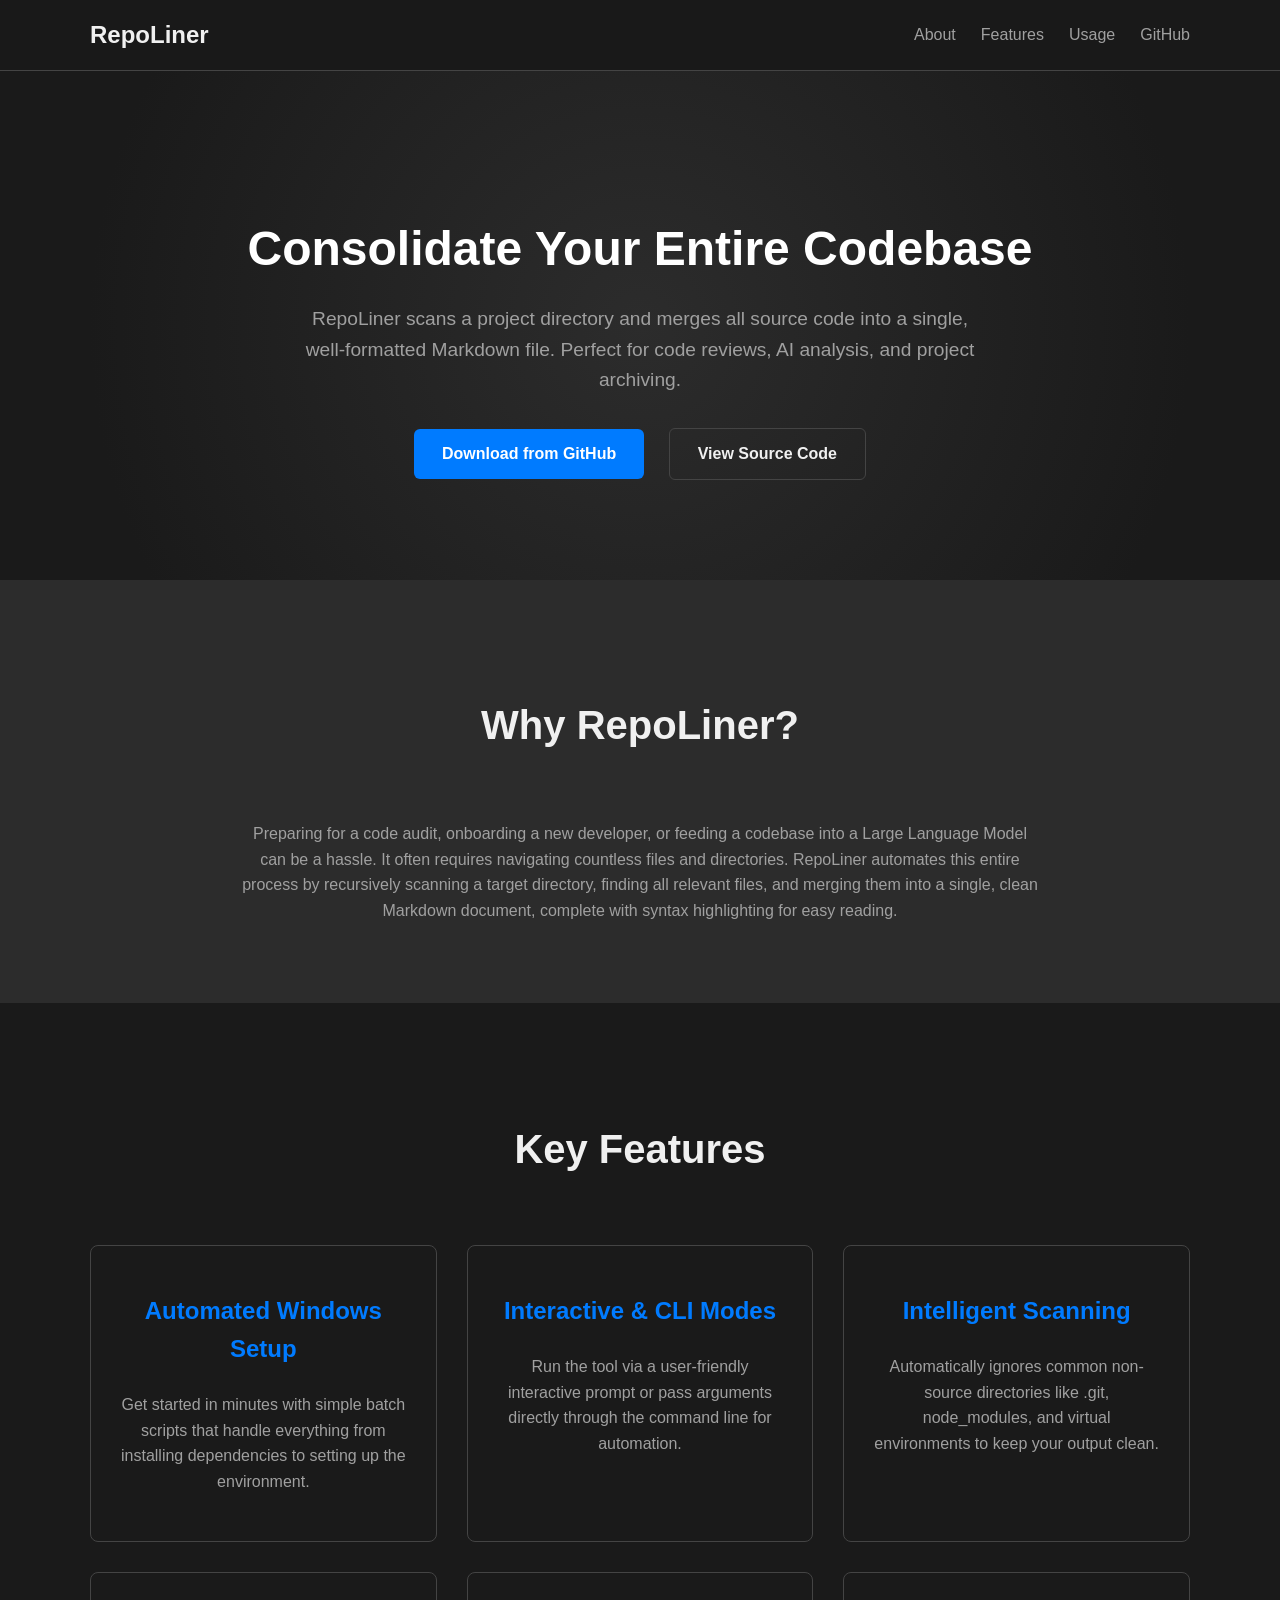
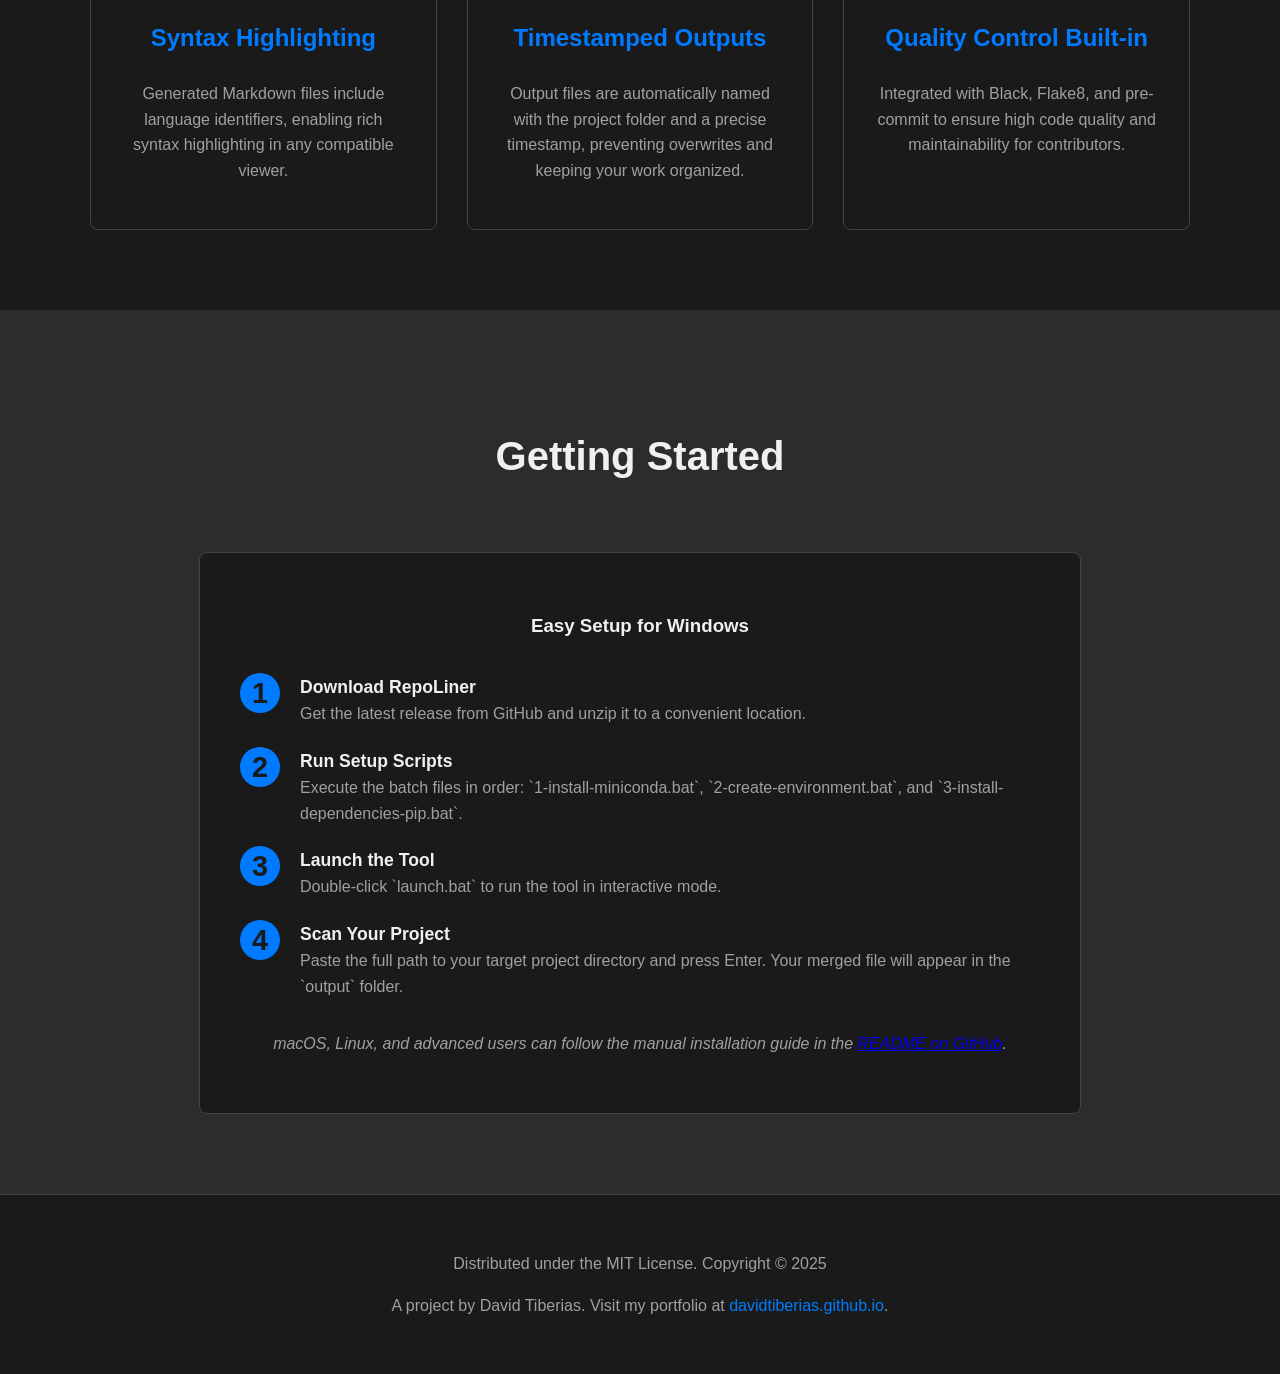
<file: index.html>
<!DOCTYPE html>
<html lang="en">

<head>
    <meta charset="UTF-8">
    <meta name="viewport" content="width=device-width, initial-scale=1.0">
    <title>RepoLiner - Consolidate Your Codebase</title>
    <style>
        :root {
            --primary-color: #007bff;
            --primary-hover: #0056b3;
            --dark-bg: #1a1a1a;
            --light-bg: #2c2c2c;
            --text-color: #f0f0f0;
            --text-muted: #a0a0a0;
            --border-color: #444;
        }

        body {
            font-family: -apple-system, BlinkMacSystemFont, "Segoe UI", Roboto, Helvetica, Arial, sans-serif;
            margin: 0;
            background-color: var(--dark-bg);
            color: var(--text-color);
            line-height: 1.6;
            scroll-behavior: smooth;
        }

        .container {
            max-width: 1100px;
            margin: 0 auto;
            padding: 0 20px;
        }

        /* Header & Navigation */
        .header {
            background-color: rgba(26, 26, 26, 0.85);
            backdrop-filter: blur(10px);
            padding: 1rem 0;
            position: sticky;
            top: 0;
            width: 100%;
            z-index: 1000;
            border-bottom: 1px solid var(--border-color);
        }

        .navbar {
            display: flex;
            justify-content: space-between;
            align-items: center;
            container
        }

        .nav-logo {
            font-size: 1.5rem;
            font-weight: bold;
            color: var(--text-color);
            text-decoration: none;
        }

        .nav-links {
            list-style: none;
            display: flex;
            margin: 0;
            padding: 0;
        }

        .nav-links li {
            margin-left: 25px;
        }

        .nav-links a {
            color: var(--text-muted);
            text-decoration: none;
            font-weight: 500;
            transition: color 0.3s ease;
        }

        .nav-links a:hover,
        .nav-links a.active {
            color: var(--primary-color);
        }

        /* Hero Section */
        .hero {
            text-align: center;
            padding: 100px 0;
            background: radial-gradient(circle, var(--light-bg) 0%, var(--dark-bg) 80%);
        }

        .hero h1 {
            font-size: 3rem;
            margin-bottom: 1rem;
            color: #fff;
        }

        .hero p {
            font-size: 1.2rem;
            color: var(--text-muted);
            max-width: 700px;
            margin: 0 auto 2rem auto;
        }

        .cta-buttons .btn {
            display: inline-block;
            padding: 12px 28px;
            margin: 0 10px;
            border-radius: 6px;
            text-decoration: none;
            font-weight: bold;
            transition: all 0.3s ease;
        }

        .btn-primary {
            background-color: var(--primary-color);
            color: #fff;
        }

        .btn-primary:hover {
            background-color: var(--primary-hover);
            transform: translateY(-2px);
        }

        .btn-secondary {
            background-color: transparent;
            color: var(--text-color);
            border: 1px solid var(--border-color);
        }

        .btn-secondary:hover {
            background-color: var(--light-bg);
            border-color: var(--text-muted);
            transform: translateY(-2px);
        }

        /* Sections */
        section {
            padding: 80px 0;
        }

        section:nth-child(even) {
            background-color: var(--light-bg);
        }

        .section-title {
            text-align: center;
            font-size: 2.5rem;
            margin-bottom: 4rem;
        }

        /* Features Section */
        .features-grid {
            display: grid;
            grid-template-columns: repeat(auto-fit, minmax(300px, 1fr));
            gap: 30px;
        }

        .feature-card {
            background-color: var(--dark-bg);
            padding: 30px;
            border-radius: 8px;
            border: 1px solid var(--border-color);
            text-align: center;
        }

        .feature-card h3 {
            font-size: 1.5rem;
            margin-top: 1rem;
            color: var(--primary-color);
        }

        .feature-card p {
            color: var(--text-muted);
        }

        /* Usage Section */
        .usage-steps {
            max-width: 800px;
            margin: 0 auto;
            background-color: var(--dark-bg);
            padding: 40px;
            border-radius: 8px;
            border: 1px solid var(--border-color);
        }

        .usage-steps h3 {
            text-align: center;
            margin-bottom: 2rem;
        }

        .step {
            display: flex;
            align-items: flex-start;
            margin-bottom: 20px;
        }

        .step-number {
            font-size: 1.8rem;
            font-weight: bold;
            color: var(--primary-color);
            margin-right: 20px;
            line-height: 1;
        }

        .step-number span {
            display: block;
            background: var(--primary-color);
            color: var(--dark-bg);
            border-radius: 50%;
            width: 40px;
            height: 40px;
            display: flex;
            align-items: center;
            justify-content: center;
        }

        .step-content strong {
            display: block;
            font-size: 1.1rem;
            color: var(--text-color);
        }

        .step-content p {
            margin: 0;
            color: var(--text-muted);
        }

        .usage-note {
            text-align: center;
            margin-top: 2rem;
            font-style: italic;
            color: var(--text-muted);
        }

        /* Footer */
        .footer {
            background-color: var(--dark-bg);
            color: var(--text-muted);
            text-align: center;
            padding: 40px 0;
            border-top: 1px solid var(--border-color);
        }

        .footer a {
            color: var(--primary-color);
            text-decoration: none;
        }

        .footer a:hover {
            text-decoration: underline;
        }

        /* Responsive Design */
        @media (max-width: 768px) {
            .nav-links {
                display: none;
                /* Simple hiding for mobile, can be replaced with a hamburger menu */
            }

            .hero h1 {
                font-size: 2.5rem;
            }

            .hero p {
                font-size: 1rem;
            }

            .section-title {
                font-size: 2rem;
            }
        }
    </style>
</head>

<body>

    <!-- Header & Navigation -->
    <header class="header">
        <div class="container navbar">
            <a href="#" class="nav-logo">RepoLiner</a>
            <nav>
                <ul class="nav-links">
                    <li><a href="#about">About</a></li>
                    <li><a href="#features">Features</a></li>
                    <li><a href="#usage">Usage</a></li>
                    <li><a href="https://github.com/davidtiberias/RepoLiner" target="_blank">GitHub</a></li>
                </ul>
            </nav>
        </div>
    </header>

    <main>
        <!-- Hero Section -->
        <section class="hero" id="home">
            <div class="container">
                <h1>Consolidate Your Entire Codebase</h1>
                <p>RepoLiner scans a project directory and merges all source code into a single, well-formatted Markdown
                    file. Perfect for code reviews, AI analysis, and project archiving.</p>
                <div class="cta-buttons">
                    <a href="https://github.com/davidtiberias/RepoLiner/releases" class="btn btn-primary"
                        target="_blank">Download from GitHub</a>
                    <a href="https://github.com/davidtiberias/RepoLiner" class="btn btn-secondary" target="_blank">View
                        Source Code</a>
                </div>
            </div>
        </section>

        <!-- About Section -->
        <section id="about">
            <div class="container">
                <h2 class="section-title">Why RepoLiner?</h2>
                <p style="max-width: 800px; margin: 0 auto; text-align: center; color: var(--text-muted);">
                    Preparing for a code audit, onboarding a new developer, or feeding a codebase into a Large Language
                    Model can be a hassle. It often requires navigating countless files and directories. RepoLiner
                    automates this entire process by recursively scanning a target directory, finding all relevant
                    files, and merging them into a single, clean Markdown document, complete with syntax highlighting
                    for easy reading.
                </p>
            </div>
        </section>

        <!-- Key Features Section -->
        <section id="features">
            <div class="container">
                <h2 class="section-title">Key Features</h2>
                <div class="features-grid">
                    <div class="feature-card">
                        <h3>Automated Windows Setup</h3>
                        <p>Get started in minutes with simple batch scripts that handle everything from installing
                            dependencies to setting up the environment.</p>
                    </div>
                    <div class="feature-card">
                        <h3>Interactive & CLI Modes</h3>
                        <p>Run the tool via a user-friendly interactive prompt or pass arguments directly through the
                            command line for automation.</p>
                    </div>
                    <div class="feature-card">
                        <h3>Intelligent Scanning</h3>
                        <p>Automatically ignores common non-source directories like .git, node_modules, and virtual
                            environments to keep your output clean.</p>
                    </div>
                    <div class="feature-card">
                        <h3>Syntax Highlighting</h3>
                        <p>Generated Markdown files include language identifiers, enabling rich syntax highlighting in
                            any compatible viewer.</p>
                    </div>
                    <div class="feature-card">
                        <h3>Timestamped Outputs</h3>
                        <p>Output files are automatically named with the project folder and a precise timestamp,
                            preventing overwrites and keeping your work organized.</p>
                    </div>
                    <div class="feature-card">
                        <h3>Quality Control Built-in</h3>
                        <p>Integrated with Black, Flake8, and pre-commit to ensure high code quality and maintainability
                            for contributors.</p>
                    </div>
                </div>
            </div>
        </section>

        <!-- How to Use Section -->
        <section id="usage">
            <div class="container">
                <h2 class="section-title">Getting Started</h2>
                <div class="usage-steps">
                    <h3>Easy Setup for Windows</h3>
                    <div class="step">
                        <div class="step-number"><span>1</span></div>
                        <div class="step-content">
                            <strong>Download RepoLiner</strong>
                            <p>Get the latest release from GitHub and unzip it to a convenient location.</p>
                        </div>
                    </div>
                    <div class="step">
                        <div class="step-number"><span>2</span></div>
                        <div class="step-content">
                            <strong>Run Setup Scripts</strong>
                            <p>Execute the batch files in order: `1-install-miniconda.bat`, `2-create-environment.bat`,
                                and `3-install-dependencies-pip.bat`.</p>
                        </div>
                    </div>
                    <div class="step">
                        <div class="step-number"><span>3</span></div>
                        <div class="step-content">
                            <strong>Launch the Tool</strong>
                            <p>Double-click `launch.bat` to run the tool in interactive mode.</p>
                        </div>
                    </div>
                    <div class="step">
                        <div class="step-number"><span>4</span></div>
                        <div class="step-content">
                            <strong>Scan Your Project</strong>
                            <p>Paste the full path to your target project directory and press Enter. Your merged file
                                will appear in the `output` folder.</p>
                        </div>
                    </div>
                    <p class="usage-note">
                        macOS, Linux, and advanced users can follow the manual installation guide in the <a
                            href="https://github.com/davidtiberias/RepoLiner#method-b-manual-installation-all-platforms"
                            target="_blank">README on GitHub</a>.
                    </p>
                </div>
            </div>
        </section>
    </main>

    <!-- Footer -->
    <footer class="footer">
        <div class="container">
            <p>Distributed under the MIT License. Copyright © 2025</p>
            <p>A project by David Tiberias. Visit my portfolio at <a href="https://davidtiberias.github.io"
                    target="_blank">davidtiberias.github.io</a>.</p>
        </div>
    </footer>

</body>

</html>
</file>
